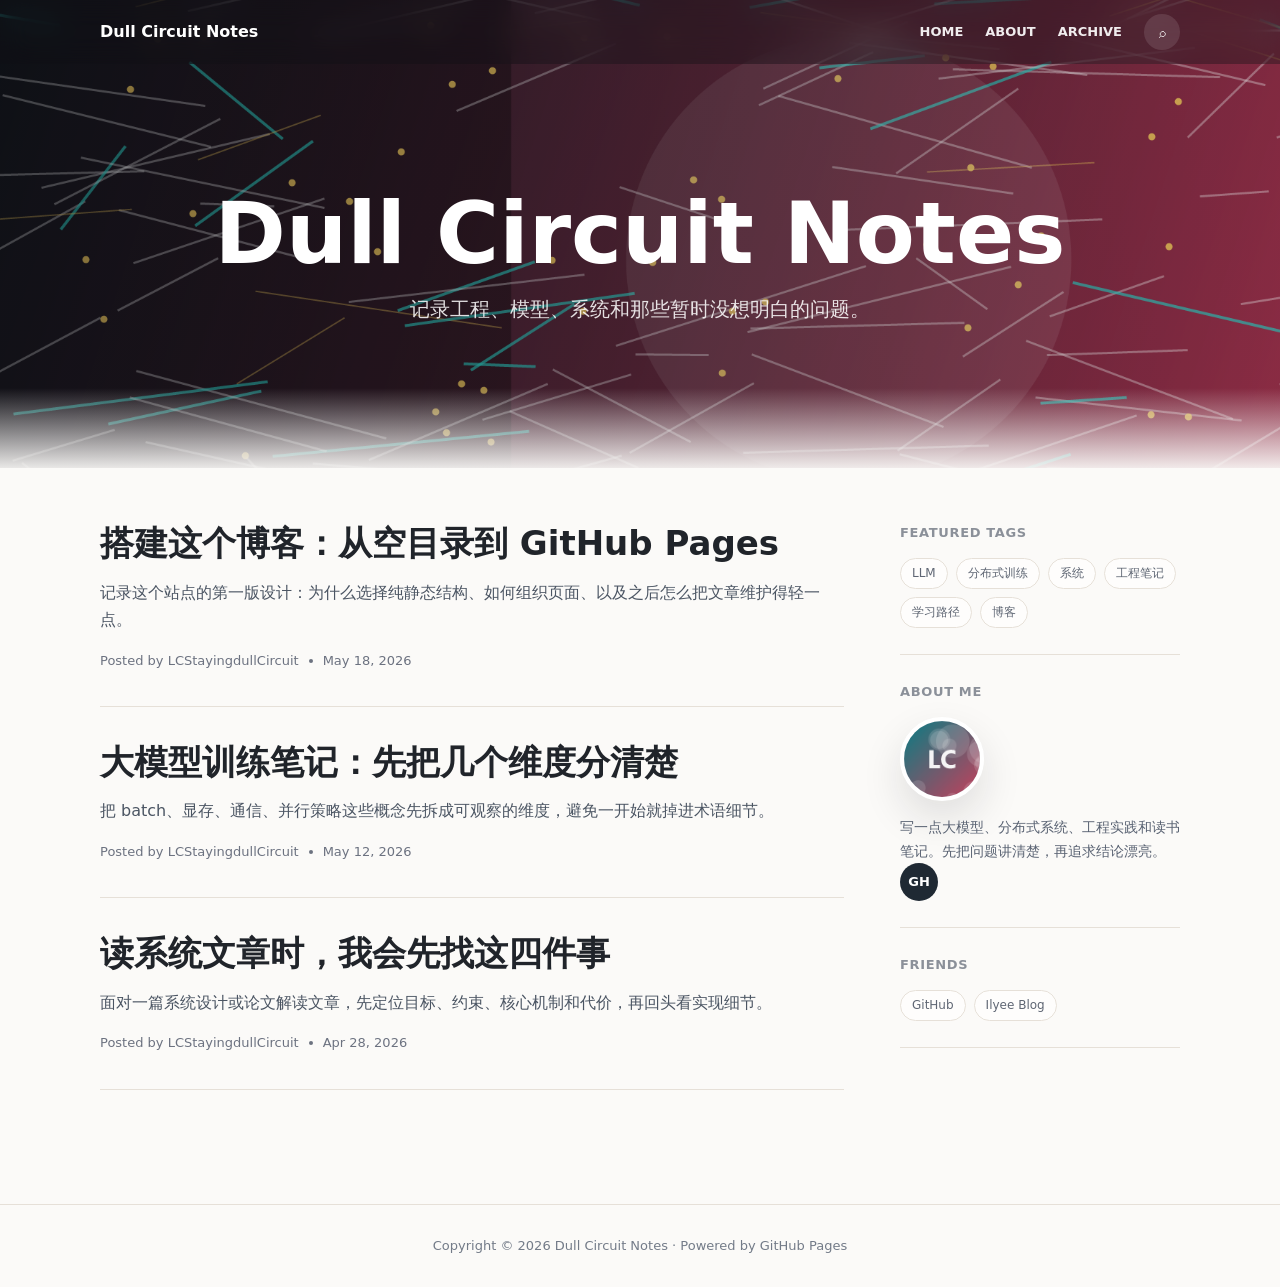
<file: index.html>
<!doctype html>
<html lang="zh-CN">
<head>
  <meta charset="utf-8">
  <meta name="viewport" content="width=device-width, initial-scale=1">
  <title>Dull Circuit Notes</title>
  <meta name="description" content="LCStayingdullCircuit 的个人技术博客，记录大模型、系统工程和学习笔记。">
  <link rel="stylesheet" href="assets/css/styles.css">
</head>
<body>
  <nav class="site-nav" aria-label="主导航">
    <div class="nav-inner">
      <a class="brand" href="index.html">Dull Circuit Notes</a>
      <div class="nav-links">
        <a href="index.html">Home</a>
        <a href="about.html">About</a>
        <a href="archive.html">Archive</a>
        <button class="icon-button" type="button" data-search-open aria-label="搜索">⌕</button>
      </div>
    </div>
  </nav>

  <header class="hero">
    <div class="hero-content">
      <h1>Dull Circuit Notes</h1>
      <p>记录工程、模型、系统和那些暂时没想明白的问题。</p>
    </div>
  </header>

  <main class="container main-grid">
    <section aria-label="最新文章">
      <article class="post-preview">
        <h2><a href="posts/2026-05-18-starting-a-technical-blog.html">搭建这个博客：从空目录到 GitHub Pages</a></h2>
        <p class="excerpt">记录这个站点的第一版设计：为什么选择纯静态结构、如何组织页面、以及之后怎么把文章维护得轻一点。</p>
        <div class="meta">
          <span>Posted by LCStayingdullCircuit</span>
          <span class="dot"></span>
          <time datetime="2026-05-18">May 18, 2026</time>
        </div>
      </article>

      <article class="post-preview">
        <h2><a href="posts/2026-05-12-llm-training-notes.html">大模型训练笔记：先把几个维度分清楚</a></h2>
        <p class="excerpt">把 batch、显存、通信、并行策略这些概念先拆成可观察的维度，避免一开始就掉进术语细节。</p>
        <div class="meta">
          <span>Posted by LCStayingdullCircuit</span>
          <span class="dot"></span>
          <time datetime="2026-05-12">May 12, 2026</time>
        </div>
      </article>

      <article class="post-preview">
        <h2><a href="posts/2026-04-28-system-reading-method.html">读系统文章时，我会先找这四件事</a></h2>
        <p class="excerpt">面对一篇系统设计或论文解读文章，先定位目标、约束、核心机制和代价，再回头看实现细节。</p>
        <div class="meta">
          <span>Posted by LCStayingdullCircuit</span>
          <span class="dot"></span>
          <time datetime="2026-04-28">Apr 28, 2026</time>
        </div>
      </article>
    </section>

    <aside class="sidebar" aria-label="侧栏">
      <section class="side-section">
        <h3>Featured Tags</h3>
        <div class="tag-cloud">
          <a href="archive.html?tag=LLM">LLM</a>
          <a href="archive.html?tag=分布式训练">分布式训练</a>
          <a href="archive.html?tag=系统">系统</a>
          <a href="archive.html?tag=工程笔记">工程笔记</a>
          <a href="archive.html?tag=学习路径">学习路径</a>
          <a href="archive.html?tag=博客">博客</a>
        </div>
      </section>

      <section class="side-section">
        <h3>About Me</h3>
        <img class="avatar" src="assets/img/avatar.png" alt="LCStayingdullCircuit avatar">
        <p>写一点大模型、分布式系统、工程实践和读书笔记。先把问题讲清楚，再追求结论漂亮。</p>
        <div class="social-row" aria-label="社交链接">
          <a href="https://github.com/LCStayingdullCircuit" aria-label="GitHub">GH</a>
        </div>
      </section>

      <section class="side-section">
        <h3>Friends</h3>
        <div class="tag-cloud">
          <a href="https://github.com/LCStayingdullCircuit">GitHub</a>
          <a href="https://ilyee.github.io/">Ilyee Blog</a>
        </div>
      </section>
    </aside>
  </main>

  <div class="search-panel" data-search-panel>
    <div class="search-box">
      <div class="search-top">
        <input data-search-input type="search" placeholder="$ grep..." aria-label="搜索文章">
        <button class="icon-button" type="button" data-search-close aria-label="关闭搜索">×</button>
      </div>
      <div class="search-results" data-search-results></div>
    </div>
  </div>

  <footer class="site-footer">
    <div class="container">Copyright © <span data-current-year></span> Dull Circuit Notes · Powered by GitHub Pages</div>
  </footer>

  <script src="assets/js/posts.js"></script>
  <script src="assets/js/site.js"></script>
</body>
</html>
</file>
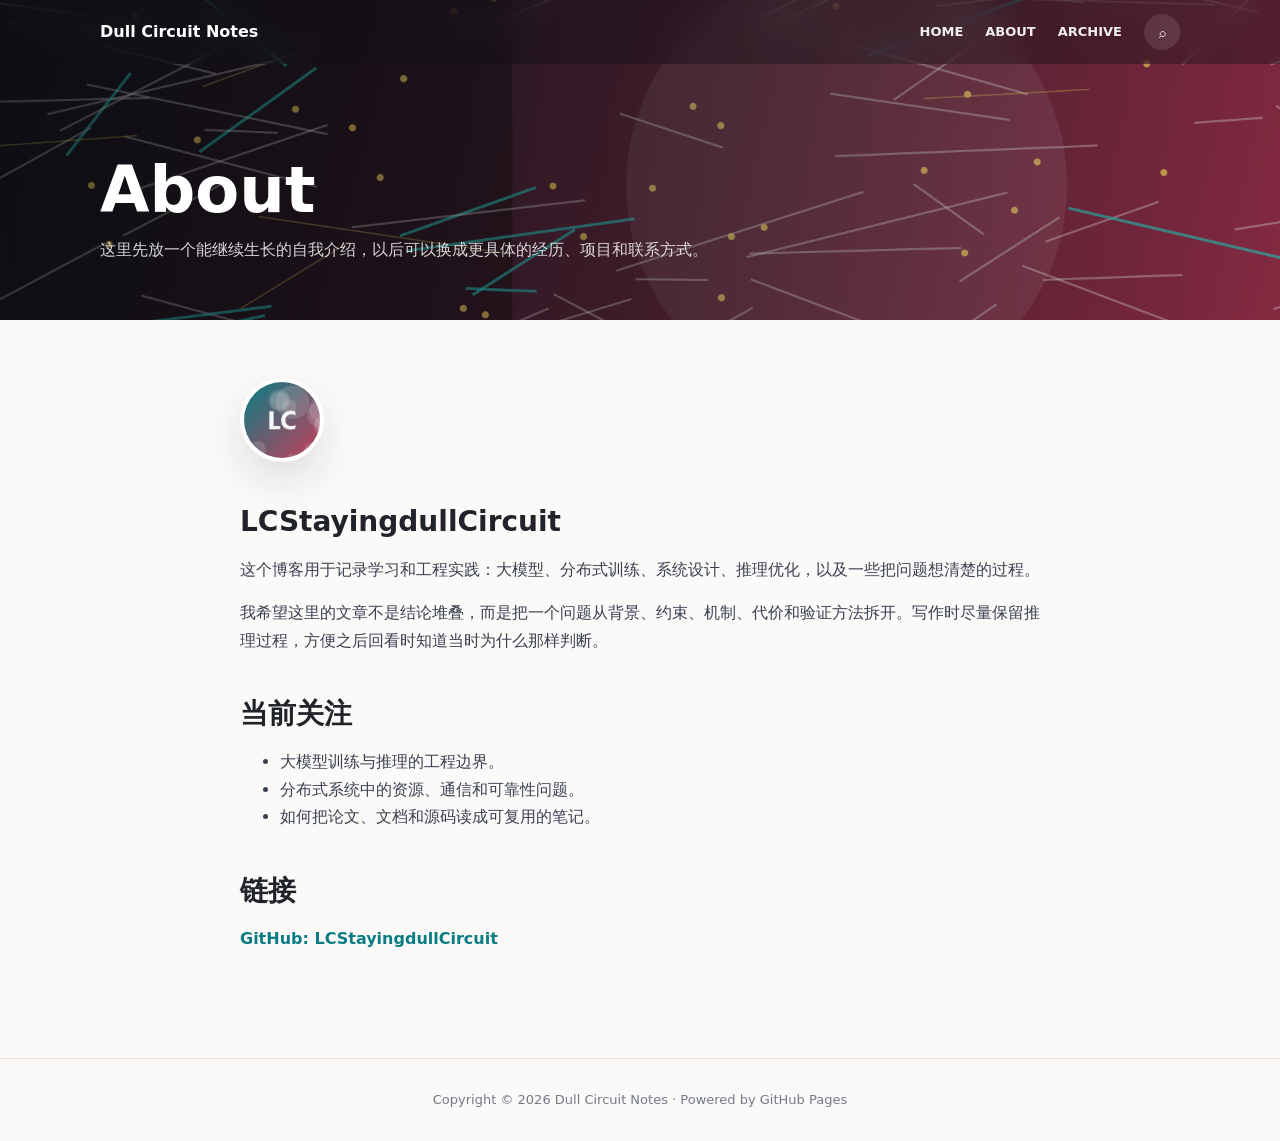
<file: about.html>
<!doctype html>
<html lang="zh-CN">
<head>
  <meta charset="utf-8">
  <meta name="viewport" content="width=device-width, initial-scale=1">
  <title>About · Dull Circuit Notes</title>
  <meta name="description" content="关于 LCStayingdullCircuit 和 Dull Circuit Notes。">
  <link rel="stylesheet" href="assets/css/styles.css">
</head>
<body>
  <nav class="site-nav" aria-label="主导航">
    <div class="nav-inner">
      <a class="brand" href="index.html">Dull Circuit Notes</a>
      <div class="nav-links">
        <a href="index.html">Home</a>
        <a href="about.html">About</a>
        <a href="archive.html">Archive</a>
        <button class="icon-button" type="button" data-search-open aria-label="搜索">⌕</button>
      </div>
    </div>
  </nav>

  <header class="page-header">
    <div class="container">
      <h1>About</h1>
      <p>这里先放一个能继续生长的自我介绍，以后可以换成更具体的经历、项目和联系方式。</p>
    </div>
  </header>

  <main class="article-shell article-body">
    <img class="avatar" src="assets/img/avatar.png" alt="LCStayingdullCircuit avatar">
    <h2>LCStayingdullCircuit</h2>
    <p>这个博客用于记录学习和工程实践：大模型、分布式训练、系统设计、推理优化，以及一些把问题想清楚的过程。</p>
    <p>我希望这里的文章不是结论堆叠，而是把一个问题从背景、约束、机制、代价和验证方法拆开。写作时尽量保留推理过程，方便之后回看时知道当时为什么那样判断。</p>

    <h2>当前关注</h2>
    <ul>
      <li>大模型训练与推理的工程边界。</li>
      <li>分布式系统中的资源、通信和可靠性问题。</li>
      <li>如何把论文、文档和源码读成可复用的笔记。</li>
    </ul>

    <h2>链接</h2>
    <p><a href="https://github.com/LCStayingdullCircuit">GitHub: LCStayingdullCircuit</a></p>
  </main>

  <div class="search-panel" data-search-panel>
    <div class="search-box">
      <div class="search-top">
        <input data-search-input type="search" placeholder="$ grep..." aria-label="搜索文章">
        <button class="icon-button" type="button" data-search-close aria-label="关闭搜索">×</button>
      </div>
      <div class="search-results" data-search-results></div>
    </div>
  </div>

  <footer class="site-footer">
    <div class="container">Copyright © <span data-current-year></span> Dull Circuit Notes · Powered by GitHub Pages</div>
  </footer>

  <script src="assets/js/posts.js"></script>
  <script src="assets/js/site.js"></script>
</body>
</html>
</file>
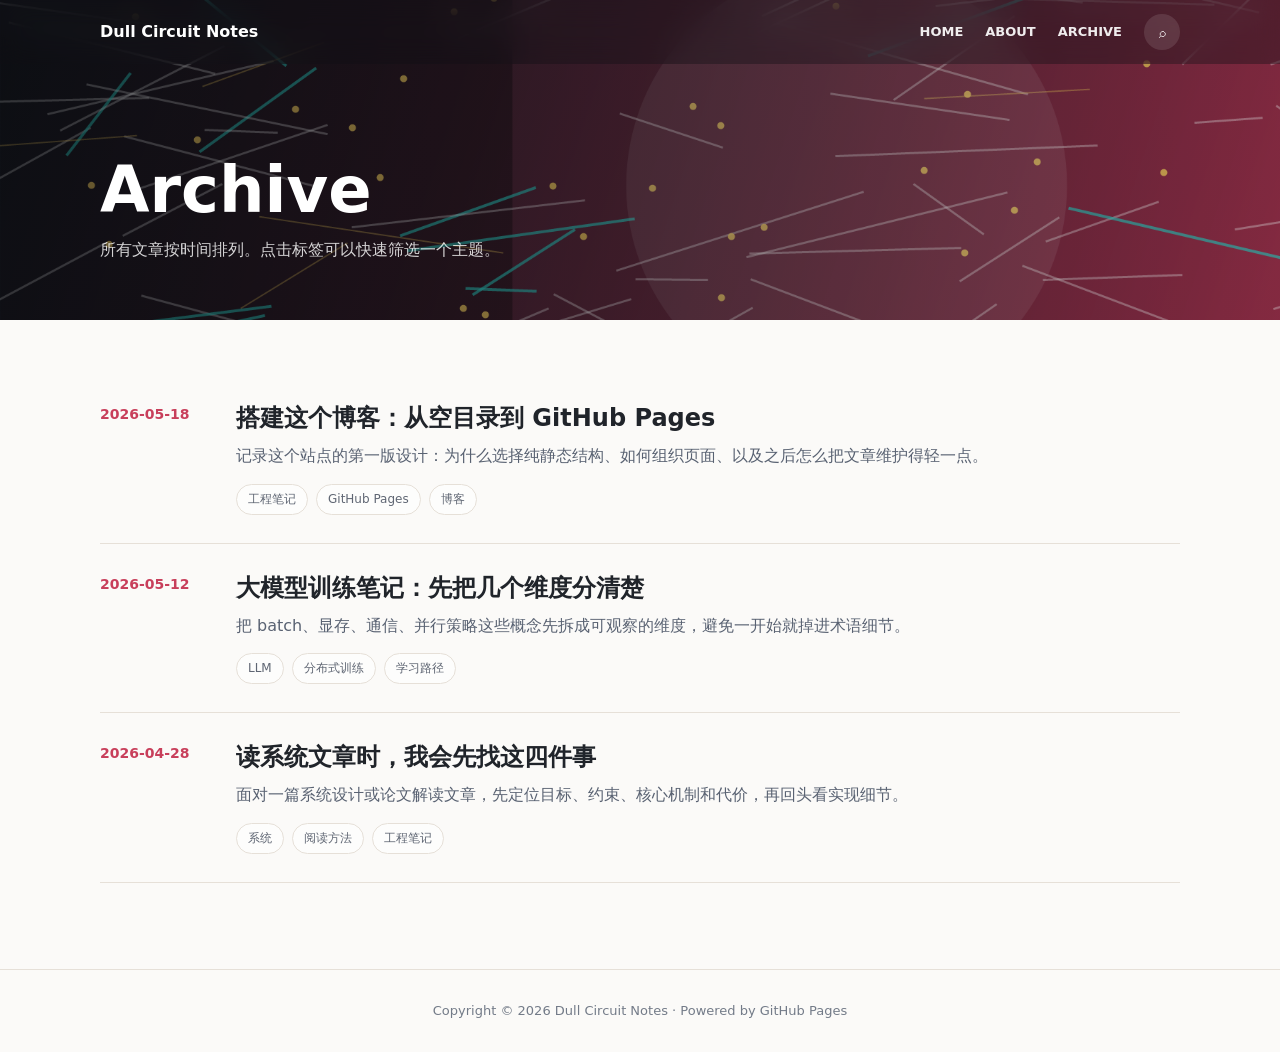
<file: archive.html>
<!doctype html>
<html lang="zh-CN">
<head>
  <meta charset="utf-8">
  <meta name="viewport" content="width=device-width, initial-scale=1">
  <title>Archive · Dull Circuit Notes</title>
  <meta name="description" content="Dull Circuit Notes 文章归档和标签。">
  <link rel="stylesheet" href="assets/css/styles.css">
</head>
<body>
  <nav class="site-nav" aria-label="主导航">
    <div class="nav-inner">
      <a class="brand" href="index.html">Dull Circuit Notes</a>
      <div class="nav-links">
        <a href="index.html">Home</a>
        <a href="about.html">About</a>
        <a href="archive.html">Archive</a>
        <button class="icon-button" type="button" data-search-open aria-label="搜索">⌕</button>
      </div>
    </div>
  </nav>

  <header class="page-header">
    <div class="container">
      <h1 data-archive-title>Archive</h1>
      <p>所有文章按时间排列。点击标签可以快速筛选一个主题。</p>
    </div>
  </header>

  <main class="container archive-list" data-archive-list></main>

  <div class="search-panel" data-search-panel>
    <div class="search-box">
      <div class="search-top">
        <input data-search-input type="search" placeholder="$ grep..." aria-label="搜索文章">
        <button class="icon-button" type="button" data-search-close aria-label="关闭搜索">×</button>
      </div>
      <div class="search-results" data-search-results></div>
    </div>
  </div>

  <footer class="site-footer">
    <div class="container">Copyright © <span data-current-year></span> Dull Circuit Notes · Powered by GitHub Pages</div>
  </footer>

  <script src="assets/js/posts.js"></script>
  <script src="assets/js/site.js"></script>
</body>
</html>
</file>
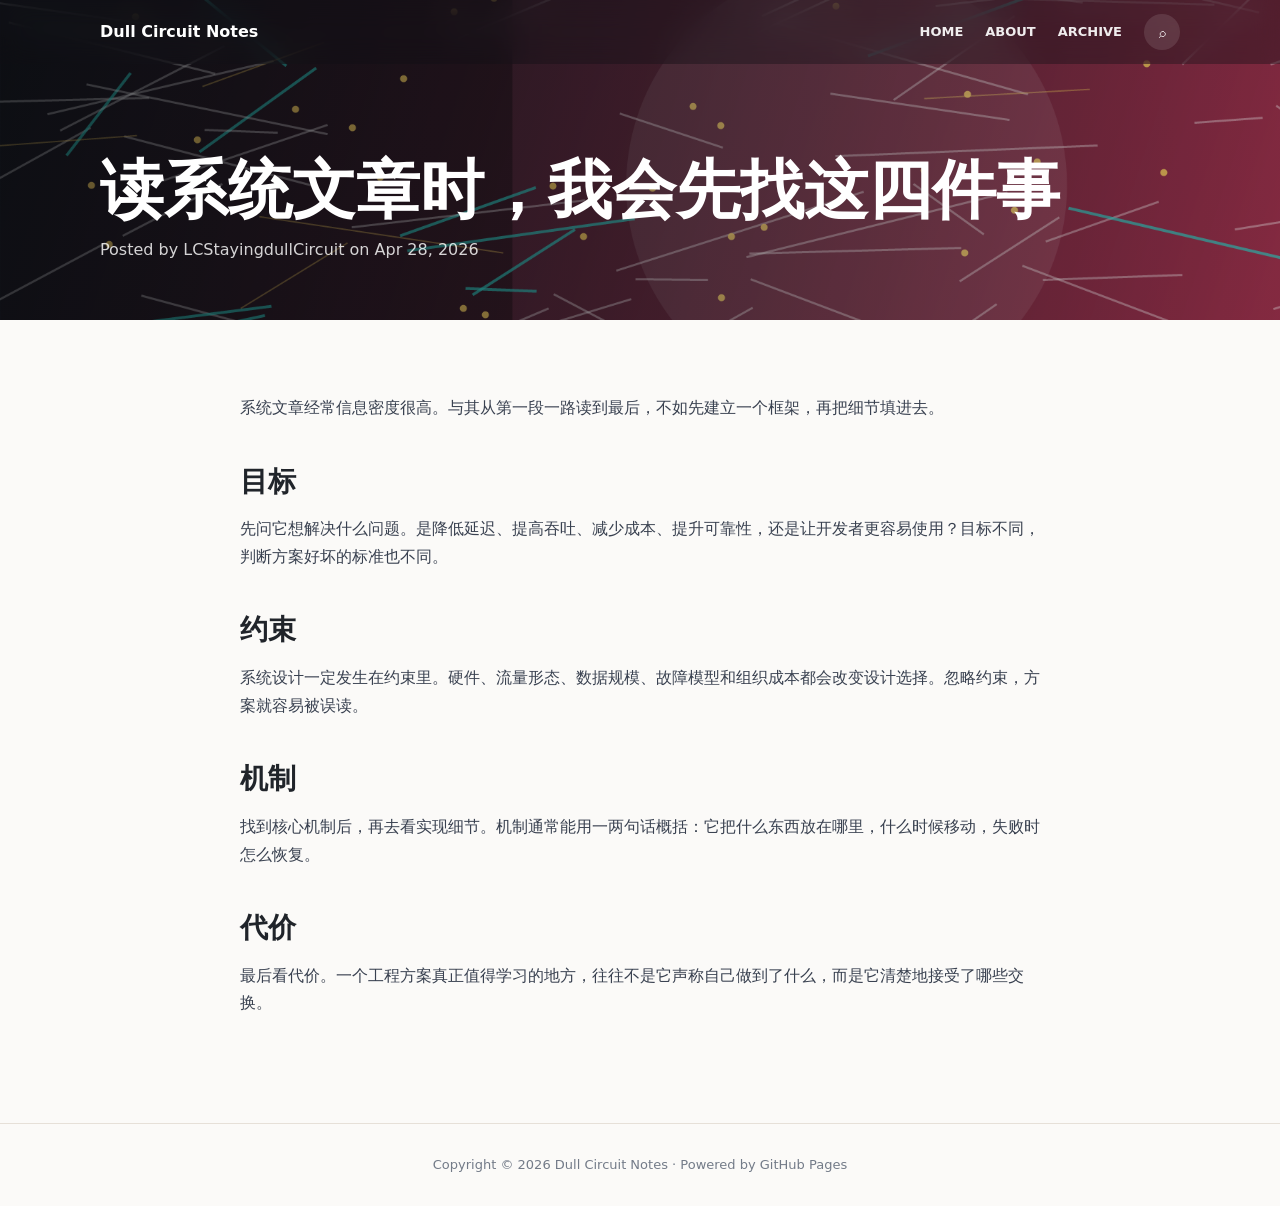
<file: posts/2026-04-28-system-reading-method.html>
<!doctype html>
<html lang="zh-CN">
<head>
  <meta charset="utf-8">
  <meta name="viewport" content="width=device-width, initial-scale=1">
  <base href="../">
  <title>读系统文章时，我会先找这四件事 · Dull Circuit Notes</title>
  <meta name="description" content="阅读系统文章和论文时的四个切入点。">
  <link rel="stylesheet" href="assets/css/styles.css">
</head>
<body>
  <nav class="site-nav" aria-label="主导航">
    <div class="nav-inner">
      <a class="brand" href="index.html">Dull Circuit Notes</a>
      <div class="nav-links">
        <a href="index.html">Home</a>
        <a href="about.html">About</a>
        <a href="archive.html">Archive</a>
        <button class="icon-button" type="button" data-search-open aria-label="搜索">⌕</button>
      </div>
    </div>
  </nav>

  <header class="page-header">
    <div class="container">
      <h1>读系统文章时，我会先找这四件事</h1>
      <p>Posted by LCStayingdullCircuit on Apr 28, 2026</p>
    </div>
  </header>

  <main class="article-shell article-body">
    <p>系统文章经常信息密度很高。与其从第一段一路读到最后，不如先建立一个框架，再把细节填进去。</p>

    <h2>目标</h2>
    <p>先问它想解决什么问题。是降低延迟、提高吞吐、减少成本、提升可靠性，还是让开发者更容易使用？目标不同，判断方案好坏的标准也不同。</p>

    <h2>约束</h2>
    <p>系统设计一定发生在约束里。硬件、流量形态、数据规模、故障模型和组织成本都会改变设计选择。忽略约束，方案就容易被误读。</p>

    <h2>机制</h2>
    <p>找到核心机制后，再去看实现细节。机制通常能用一两句话概括：它把什么东西放在哪里，什么时候移动，失败时怎么恢复。</p>

    <h2>代价</h2>
    <p>最后看代价。一个工程方案真正值得学习的地方，往往不是它声称自己做到了什么，而是它清楚地接受了哪些交换。</p>
  </main>

  <div class="search-panel" data-search-panel>
    <div class="search-box">
      <div class="search-top">
        <input data-search-input type="search" placeholder="$ grep..." aria-label="搜索文章">
        <button class="icon-button" type="button" data-search-close aria-label="关闭搜索">×</button>
      </div>
      <div class="search-results" data-search-results></div>
    </div>
  </div>

  <footer class="site-footer">
    <div class="container">Copyright © <span data-current-year></span> Dull Circuit Notes · Powered by GitHub Pages</div>
  </footer>

  <script src="assets/js/posts.js"></script>
  <script src="assets/js/site.js"></script>
</body>
</html>
</file>
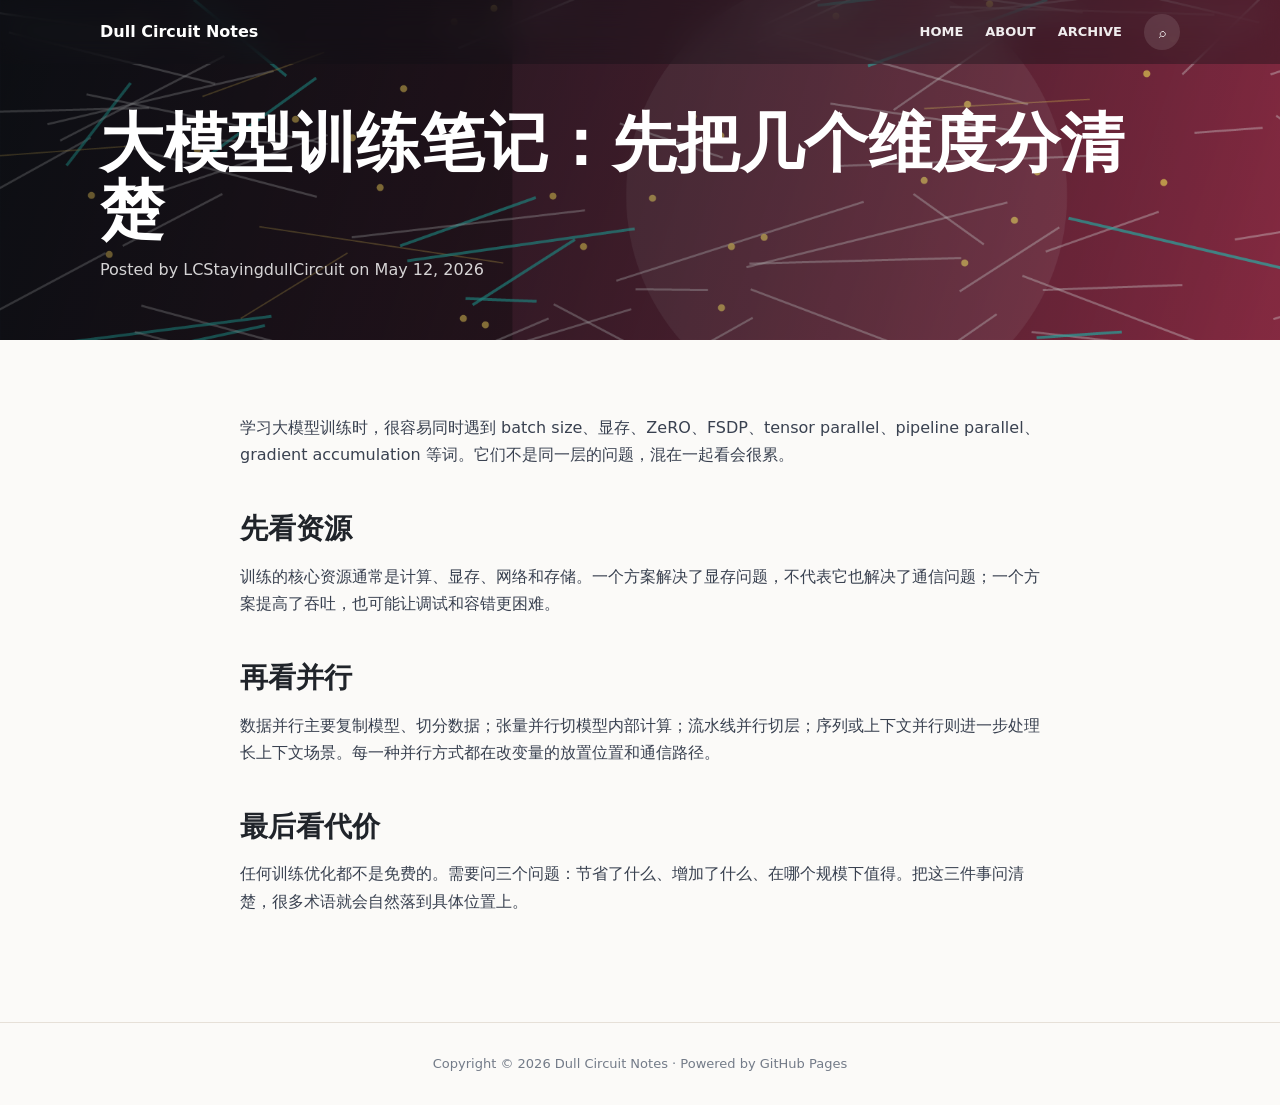
<file: posts/2026-05-12-llm-training-notes.html>
<!doctype html>
<html lang="zh-CN">
<head>
  <meta charset="utf-8">
  <meta name="viewport" content="width=device-width, initial-scale=1">
  <base href="../">
  <title>大模型训练笔记：先把几个维度分清楚 · Dull Circuit Notes</title>
  <meta name="description" content="大模型训练入门时需要先分清的几个维度。">
  <link rel="stylesheet" href="assets/css/styles.css">
</head>
<body>
  <nav class="site-nav" aria-label="主导航">
    <div class="nav-inner">
      <a class="brand" href="index.html">Dull Circuit Notes</a>
      <div class="nav-links">
        <a href="index.html">Home</a>
        <a href="about.html">About</a>
        <a href="archive.html">Archive</a>
        <button class="icon-button" type="button" data-search-open aria-label="搜索">⌕</button>
      </div>
    </div>
  </nav>

  <header class="page-header">
    <div class="container">
      <h1>大模型训练笔记：先把几个维度分清楚</h1>
      <p>Posted by LCStayingdullCircuit on May 12, 2026</p>
    </div>
  </header>

  <main class="article-shell article-body">
    <p>学习大模型训练时，很容易同时遇到 batch size、显存、ZeRO、FSDP、tensor parallel、pipeline parallel、gradient accumulation 等词。它们不是同一层的问题，混在一起看会很累。</p>

    <h2>先看资源</h2>
    <p>训练的核心资源通常是计算、显存、网络和存储。一个方案解决了显存问题，不代表它也解决了通信问题；一个方案提高了吞吐，也可能让调试和容错更困难。</p>

    <h2>再看并行</h2>
    <p>数据并行主要复制模型、切分数据；张量并行切模型内部计算；流水线并行切层；序列或上下文并行则进一步处理长上下文场景。每一种并行方式都在改变量的放置位置和通信路径。</p>

    <h2>最后看代价</h2>
    <p>任何训练优化都不是免费的。需要问三个问题：节省了什么、增加了什么、在哪个规模下值得。把这三件事问清楚，很多术语就会自然落到具体位置上。</p>
  </main>

  <div class="search-panel" data-search-panel>
    <div class="search-box">
      <div class="search-top">
        <input data-search-input type="search" placeholder="$ grep..." aria-label="搜索文章">
        <button class="icon-button" type="button" data-search-close aria-label="关闭搜索">×</button>
      </div>
      <div class="search-results" data-search-results></div>
    </div>
  </div>

  <footer class="site-footer">
    <div class="container">Copyright © <span data-current-year></span> Dull Circuit Notes · Powered by GitHub Pages</div>
  </footer>

  <script src="assets/js/posts.js"></script>
  <script src="assets/js/site.js"></script>
</body>
</html>
</file>
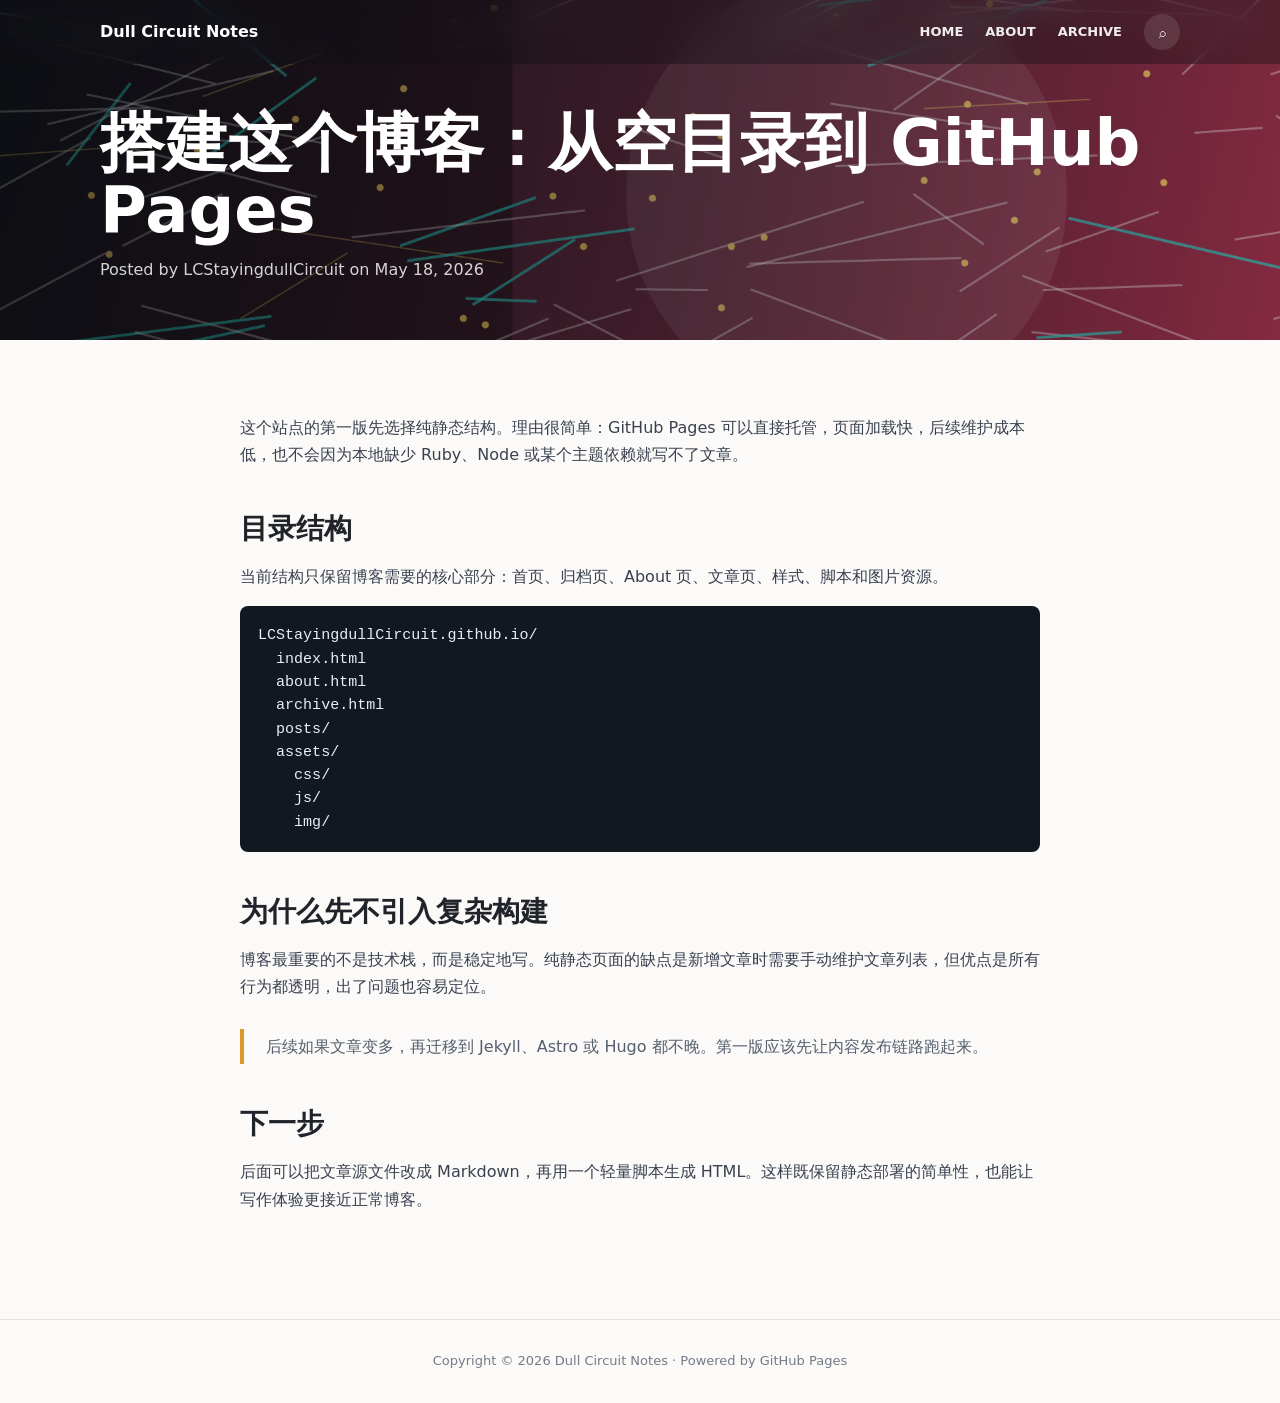
<file: posts/2026-05-18-starting-a-technical-blog.html>
<!doctype html>
<html lang="zh-CN">
<head>
  <meta charset="utf-8">
  <meta name="viewport" content="width=device-width, initial-scale=1">
  <base href="../">
  <title>搭建这个博客：从空目录到 GitHub Pages · Dull Circuit Notes</title>
  <meta name="description" content="记录这个站点的第一版设计和维护方式。">
  <link rel="stylesheet" href="assets/css/styles.css">
</head>
<body>
  <nav class="site-nav" aria-label="主导航">
    <div class="nav-inner">
      <a class="brand" href="index.html">Dull Circuit Notes</a>
      <div class="nav-links">
        <a href="index.html">Home</a>
        <a href="about.html">About</a>
        <a href="archive.html">Archive</a>
        <button class="icon-button" type="button" data-search-open aria-label="搜索">⌕</button>
      </div>
    </div>
  </nav>

  <header class="page-header">
    <div class="container">
      <h1>搭建这个博客：从空目录到 GitHub Pages</h1>
      <p>Posted by LCStayingdullCircuit on May 18, 2026</p>
    </div>
  </header>

  <main class="article-shell article-body">
    <p>这个站点的第一版先选择纯静态结构。理由很简单：GitHub Pages 可以直接托管，页面加载快，后续维护成本低，也不会因为本地缺少 Ruby、Node 或某个主题依赖就写不了文章。</p>

    <h2>目录结构</h2>
    <p>当前结构只保留博客需要的核心部分：首页、归档页、About 页、文章页、样式、脚本和图片资源。</p>
    <pre><code>LCStayingdullCircuit.github.io/
  index.html
  about.html
  archive.html
  posts/
  assets/
    css/
    js/
    img/</code></pre>

    <h2>为什么先不引入复杂构建</h2>
    <p>博客最重要的不是技术栈，而是稳定地写。纯静态页面的缺点是新增文章时需要手动维护文章列表，但优点是所有行为都透明，出了问题也容易定位。</p>

    <blockquote>后续如果文章变多，再迁移到 Jekyll、Astro 或 Hugo 都不晚。第一版应该先让内容发布链路跑起来。</blockquote>

    <h2>下一步</h2>
    <p>后面可以把文章源文件改成 Markdown，再用一个轻量脚本生成 HTML。这样既保留静态部署的简单性，也能让写作体验更接近正常博客。</p>
  </main>

  <div class="search-panel" data-search-panel>
    <div class="search-box">
      <div class="search-top">
        <input data-search-input type="search" placeholder="$ grep..." aria-label="搜索文章">
        <button class="icon-button" type="button" data-search-close aria-label="关闭搜索">×</button>
      </div>
      <div class="search-results" data-search-results></div>
    </div>
  </div>

  <footer class="site-footer">
    <div class="container">Copyright © <span data-current-year></span> Dull Circuit Notes · Powered by GitHub Pages</div>
  </footer>

  <script src="assets/js/posts.js"></script>
  <script src="assets/js/site.js"></script>
</body>
</html>
</file>
<file: assets/css/styles.css>
:root {
  --bg: #fbfaf8;
  --paper: #ffffff;
  --ink: #20242a;
  --muted: #6c7280;
  --line: #e6e0d8;
  --accent: #c83f5b;
  --accent-2: #097d83;
  --accent-3: #d99a2b;
  --shadow: 0 18px 42px rgba(22, 28, 34, 0.12);
  --content: 1080px;
  --hero-image: url("../img/hero.png");
}

* {
  box-sizing: border-box;
}

html {
  scroll-behavior: smooth;
}

body {
  margin: 0;
  background: var(--bg);
  color: var(--ink);
  font-family: Inter, ui-sans-serif, system-ui, -apple-system, BlinkMacSystemFont, "Segoe UI", sans-serif;
  line-height: 1.72;
}

body.no-scroll {
  overflow: hidden;
}

a {
  color: inherit;
  text-decoration: none;
}

img {
  display: block;
  max-width: 100%;
}

.site-nav {
  position: fixed;
  inset: 0 0 auto 0;
  z-index: 20;
  height: 64px;
  display: flex;
  align-items: center;
  justify-content: center;
  background: rgba(16, 18, 23, 0.38);
  color: #fff;
  backdrop-filter: blur(14px);
}

.nav-inner {
  width: min(var(--content), calc(100% - 32px));
  display: flex;
  align-items: center;
  justify-content: space-between;
  gap: 20px;
}

.brand {
  font-weight: 800;
  letter-spacing: 0;
  white-space: nowrap;
}

.nav-links {
  display: flex;
  align-items: center;
  gap: 22px;
  font-size: 13px;
  font-weight: 800;
  text-transform: uppercase;
}

.nav-links a,
.icon-button {
  opacity: 0.92;
}

.nav-links a:hover,
.icon-button:hover {
  opacity: 1;
}

.icon-button {
  width: 36px;
  height: 36px;
  border: 0;
  border-radius: 50%;
  display: inline-grid;
  place-items: center;
  background: rgba(255, 255, 255, 0.12);
  color: inherit;
  cursor: pointer;
}

.hero {
  min-height: 52vh;
  display: grid;
  place-items: center;
  position: relative;
  padding: 118px 20px 68px;
  overflow: hidden;
  background: #111821;
}

.hero::before {
  content: "";
  position: absolute;
  inset: 0;
  background: linear-gradient(90deg, rgba(15, 17, 22, 0.42), rgba(15, 17, 22, 0.12)), var(--hero-image);
  background-size: cover;
  background-position: center;
  transform: scale(1.01);
}

.hero::after {
  content: "";
  position: absolute;
  inset: auto 0 0;
  height: 80px;
  background: linear-gradient(180deg, transparent, rgba(251, 250, 248, 0.92));
}

.hero-content {
  position: relative;
  z-index: 1;
  width: min(860px, 100%);
  color: #fff;
  text-align: center;
}

.hero h1 {
  margin: 0;
  font-size: clamp(44px, 8vw, 86px);
  line-height: 0.96;
  letter-spacing: 0;
  font-weight: 900;
}

.hero p {
  margin: 18px auto 0;
  max-width: 660px;
  color: rgba(255, 255, 255, 0.86);
  font-size: clamp(16px, 2.4vw, 20px);
}

.container {
  width: min(var(--content), calc(100% - 32px));
  margin: 0 auto;
}

.main-grid {
  display: grid;
  grid-template-columns: minmax(0, 1fr) 280px;
  gap: 56px;
  padding: 54px 0 80px;
}

.post-preview {
  padding: 0 0 34px;
  border-bottom: 1px solid var(--line);
  margin-bottom: 34px;
}

.post-preview h2 {
  margin: 0;
  max-width: 820px;
  font-size: clamp(24px, 3vw, 34px);
  line-height: 1.25;
  letter-spacing: 0;
}

.post-preview h2 a:hover,
.archive-item h2 a:hover,
.article-body a:hover {
  color: var(--accent);
}

.excerpt {
  margin: 14px 0 0;
  color: #4b5563;
  font-size: 16px;
}

.meta {
  margin-top: 16px;
  display: flex;
  flex-wrap: wrap;
  gap: 10px;
  align-items: center;
  color: var(--muted);
  font-size: 13px;
}

.dot {
  width: 4px;
  height: 4px;
  border-radius: 50%;
  background: currentColor;
}

.sidebar {
  align-self: start;
  position: sticky;
  top: 90px;
}

.side-section {
  padding-bottom: 26px;
  margin-bottom: 26px;
  border-bottom: 1px solid var(--line);
}

.side-section h3 {
  margin: 0 0 14px;
  color: #8b9099;
  font-size: 13px;
  letter-spacing: 0.05em;
  text-transform: uppercase;
}

.avatar {
  width: 84px;
  height: 84px;
  border-radius: 50%;
  border: 4px solid var(--paper);
  box-shadow: var(--shadow);
  object-fit: cover;
  background: #d9e2e7;
}

.side-section p {
  margin: 14px 0 0;
  color: #596272;
  font-size: 14px;
}

.tag-cloud,
.tag-row,
.mini-tags {
  display: flex;
  flex-wrap: wrap;
  gap: 8px;
}

.tag-cloud a,
.tag-row a,
.mini-tags span {
  border: 1px solid var(--line);
  border-radius: 999px;
  padding: 4px 11px;
  color: #5f6673;
  background: rgba(255, 255, 255, 0.62);
  font-size: 12px;
}

.tag-cloud a:hover,
.tag-row a:hover {
  border-color: var(--accent-2);
  color: var(--accent-2);
}

.social-row {
  display: flex;
  gap: 12px;
}

.social-row a {
  width: 38px;
  height: 38px;
  border-radius: 50%;
  display: inline-grid;
  place-items: center;
  background: #1f2933;
  color: #fff;
  font-weight: 800;
  font-size: 13px;
}

.page-header {
  min-height: 320px;
  display: grid;
  place-items: end start;
  padding: 110px 0 56px;
  background: #151b24;
  color: #fff;
  position: relative;
  overflow: hidden;
}

.page-header::before {
  content: "";
  position: absolute;
  inset: 0;
  background: linear-gradient(90deg, rgba(11, 13, 17, 0.58), rgba(11, 13, 17, 0.16)), var(--hero-image);
  background-size: cover;
  background-position: center;
}

.page-header .container {
  position: relative;
  z-index: 1;
}

.page-header h1 {
  margin: 0;
  font-size: clamp(36px, 7vw, 64px);
  line-height: 1.05;
  letter-spacing: 0;
}

.page-header p {
  max-width: 680px;
  margin: 12px 0 0;
  color: rgba(255, 255, 255, 0.82);
}

.article-shell {
  width: min(800px, calc(100% - 32px));
  margin: 0 auto;
  padding: 58px 0 90px;
}

.article-body h2 {
  margin: 42px 0 10px;
  font-size: 28px;
  line-height: 1.28;
}

.article-body p,
.article-body li {
  color: #394150;
}

.article-body a {
  color: var(--accent-2);
  font-weight: 700;
}

.article-body blockquote {
  margin: 28px 0;
  padding: 4px 0 4px 22px;
  border-left: 4px solid var(--accent-3);
  color: #555f6f;
}

.article-body pre {
  overflow-x: auto;
  padding: 18px;
  border-radius: 8px;
  background: #111820;
  color: #e7eef7;
  line-height: 1.55;
}

.article-body code {
  font-family: "Cascadia Code", "SFMono-Regular", Consolas, monospace;
  font-size: 0.94em;
}

.archive-list {
  padding: 54px 0 86px;
}

.archive-item {
  display: grid;
  grid-template-columns: 110px minmax(0, 1fr);
  gap: 26px;
  padding: 28px 0;
  border-bottom: 1px solid var(--line);
}

.archive-item time {
  color: var(--accent);
  font-weight: 800;
  font-size: 14px;
}

.archive-item h2 {
  margin: 0;
  font-size: 24px;
  line-height: 1.35;
}

.archive-item p {
  margin: 8px 0 14px;
  color: #596272;
}

.search-panel {
  position: fixed;
  inset: 0;
  z-index: 40;
  display: none;
  background: rgba(14, 18, 24, 0.88);
  color: #fff;
  backdrop-filter: blur(16px);
}

.search-panel.is-open {
  display: block;
}

.search-box {
  width: min(760px, calc(100% - 32px));
  margin: 86px auto 0;
}

.search-top {
  display: flex;
  gap: 12px;
}

.search-top input {
  width: 100%;
  height: 58px;
  border: 0;
  border-bottom: 2px solid rgba(255, 255, 255, 0.66);
  background: transparent;
  color: #fff;
  font-size: 26px;
  outline: 0;
}

.search-top input::placeholder {
  color: rgba(255, 255, 255, 0.55);
}

.search-results {
  margin-top: 28px;
  display: grid;
  gap: 14px;
  max-height: calc(100vh - 190px);
  overflow: auto;
  padding-right: 4px;
}

.search-result {
  display: block;
  padding: 18px 0;
  border-bottom: 1px solid rgba(255, 255, 255, 0.18);
}

.search-result strong {
  display: block;
  font-size: 20px;
  line-height: 1.32;
}

.search-result small {
  color: rgba(255, 255, 255, 0.6);
}

.search-result p {
  margin: 8px 0 10px;
  color: rgba(255, 255, 255, 0.74);
}

.empty-state {
  color: rgba(255, 255, 255, 0.72);
}

.site-footer {
  border-top: 1px solid var(--line);
  padding: 30px 0;
  color: #737b88;
  font-size: 13px;
  text-align: center;
}

@media (max-width: 860px) {
  .site-nav {
    height: 58px;
  }

  .nav-links {
    gap: 12px;
    font-size: 12px;
  }

  .brand {
    max-width: 46vw;
    overflow: hidden;
    text-overflow: ellipsis;
  }

  .main-grid {
    grid-template-columns: 1fr;
    gap: 18px;
  }

  .sidebar {
    position: static;
  }

  .archive-item {
    grid-template-columns: 1fr;
    gap: 8px;
  }
}

@media (max-width: 560px) {
  .nav-inner {
    width: min(100% - 20px, var(--content));
  }

  .nav-links a:nth-child(2) {
    display: none;
  }

  .hero {
    min-height: 58vh;
    padding-top: 96px;
  }

  .search-top input {
    font-size: 20px;
  }
}
</file>
